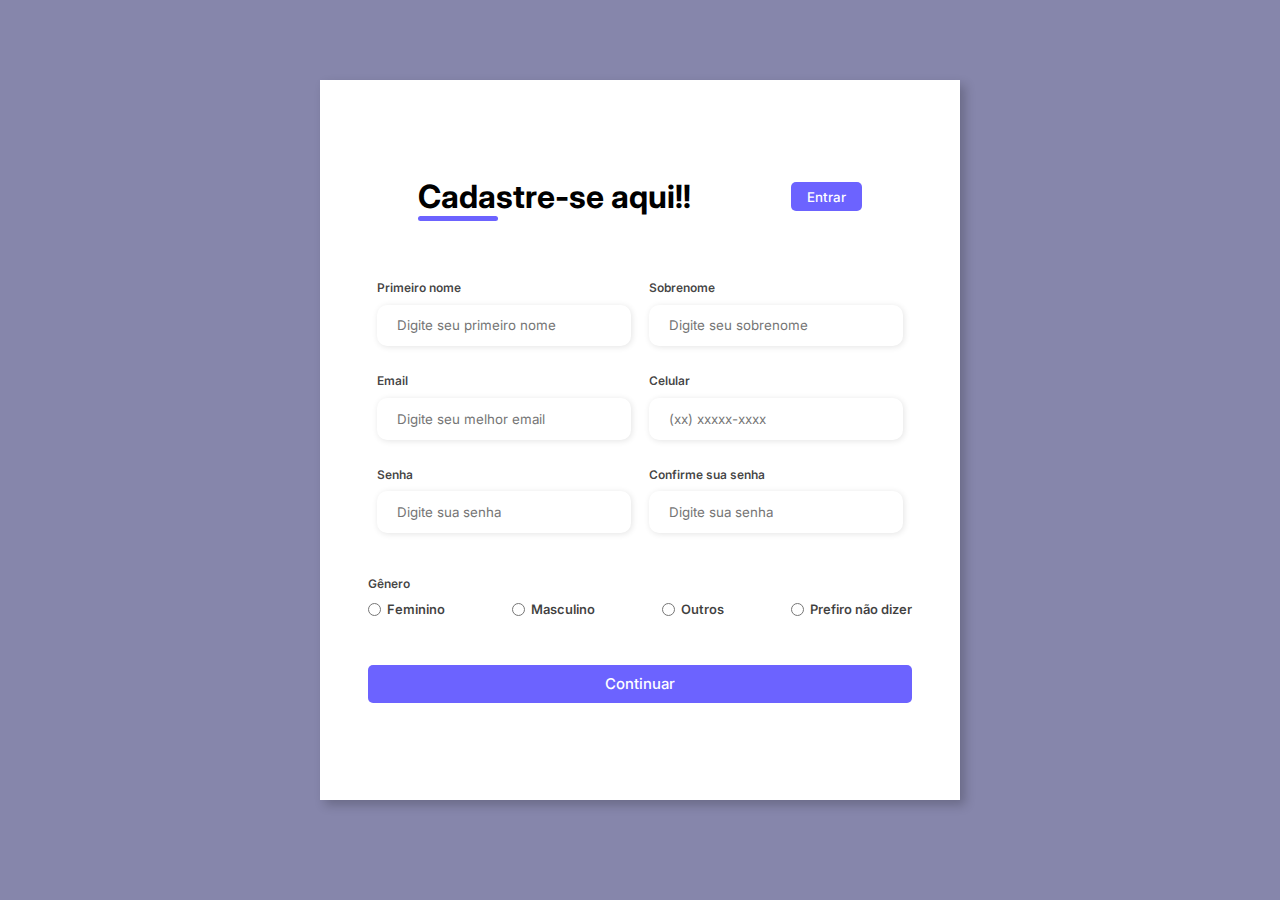
<file: pages/cadastros/index.html>
<!DOCTYPE html>
<html lang="pt-BR">
  <head>
    <meta charset="UTF-8" />
    <meta http-equiv="X-UA-Compatible" content="IE=edge" />
    <meta name="viewport" content="width=device-width, initial-scale=1.0" />
    <link rel="stylesheet" href="style.css" />
    <title>Cadastro</title>
  </head>
  <body>
    <div class="container">
      <div class="form-image">
        <img src="/animation/welcome.svg" alt="Bem-vindo!" />
      </div>
      <div class="form">
        <form action="#">
          <div class="form-header">
            <div class="title">
              <h1>Cadastre-se aqui!!</h1>
            </div>
            <div class="login-button">
              <button><a href="/pages/login/index.html">Entrar</a></button>
            </div>
          </div>
          <div class="input-group">
            <div class="input-box">
              <!--PRIMEIRO NOME-->
              <label for="firstname">Primeiro nome</label>
              <input
                id="firstname"
                type="text"
                name="firstname"
                placeholder="Digite seu primeiro nome"
                required
              />
            </div>

            <div class="input-box">
              <!--SOBRENOME NOME-->
              <label for="lastname">Sobrenome</label>
              <input
                id="sobrename"
                type="text"
                name="lastname"
                placeholder="Digite seu sobrenome"
                required
              />
            </div>

            <div class="input-box">
              <!--EMAIL NOME-->
              <label for="email">Email</label>
              <input
                id="email"
                type="email"
                name="email"
                placeholder="Digite seu melhor email"
                required
              />
            </div>

            <div class="input-box">
              <label for="number">Celular</label>
              <input
                id="number"
                type="tel"
                name="number"
                placeholder="(xx) xxxxx-xxxx"
                required
              />
            </div>

            <div class="input-box">
              <label for="password">Senha</label>
              <input
                id="password"
                type="password"
                name="password"
                placeholder="Digite sua senha"
                required
              />
            </div>

            <div class="input-box">
              <label for="password">Confirme sua senha</label>
              <input
                id="password"
                type="password"
                name="Confirmpassword"
                placeholder="Digite sua senha"
                required
              />
            </div>
          </div>

          <div class="gender-inputs">
            <div class="gender-title">
              <h6>Gênero</h6>
            </div>
            <div class="gender-group">
              <div class="gender-input">
                <input type="radio" name="female" id="gender" />
                <label for="female">Feminino</label>
              </div>

              <div class="gender-input">
                <input type="radio" name="male" id="gender" />
                <label for="male">Masculino</label>
              </div>

              <div class="gender-input">
                <input type="radio" name="others" id="gender" />
                <label for="others">Outros</label>
              </div>

              <div class="gender-input">
                <input type="radio" name="none" id="gender" />
                <label for="none">Prefiro não dizer</label>
              </div>
            </div>
          </div>

          <div class="continue-button">
            <button><a href="#">Continuar</a></button>
          </div>
        </form>
      </div>
    </div>
  </body>
</html>
</file>
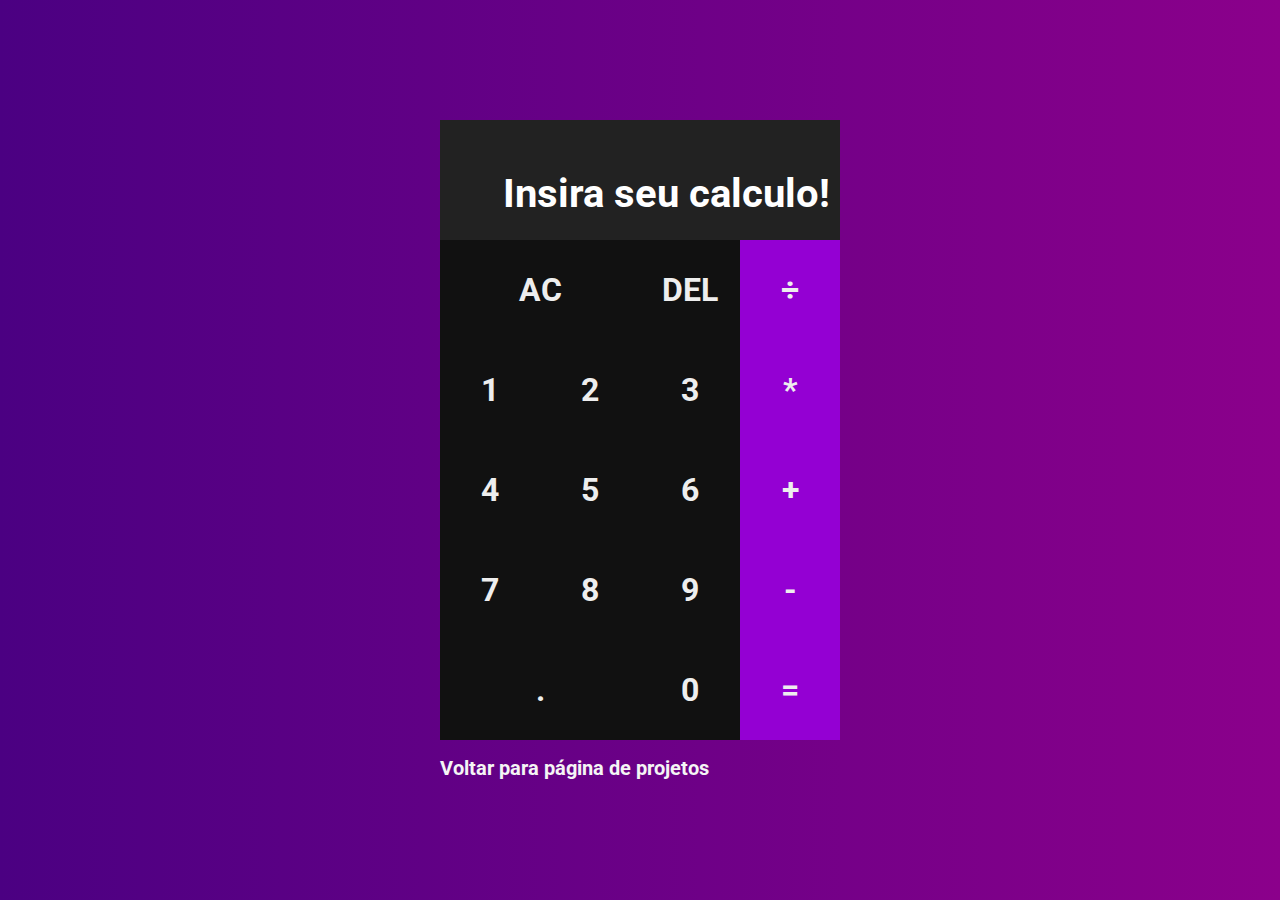
<file: pages/calculadora/index.html>
<!DOCTYPE html>
<html lang="pt-BR">
<head>
    <meta charset="UTF-8">
    <meta http-equiv="X-UA-Compatible" content="IE=edge">
    <meta name="viewport" content="width=device-width, initial-scale=1.0">
    <title>Calculadora</title>
    <link rel="stylesheet" href="style.css">
    <link rel="preconnect" href="https://fonts.googleapis.com">
    <link rel="preconnect" href="https://fonts.gstatic.com" crossorigin>
    <link href="https://fonts.googleapis.com/css2?family=Benne&family=Roboto+Condensed&family=Roboto:wght@400;500;700&family=Source+Sans+Pro:wght@200&display=swap" rel="stylesheet">
</head>
<body>
    <div class="grid-container">
        <div class="output">
            <div data-previous-operand class="previous-operand"></div>
            <div data-current-operand class="current-operand">Insira seu calculo!</div>
        </div>
        <button data-all-clear class="span-two">AC</button>
        <button data-delete>DEL</button>
        <button data-operator class="operator">÷</button>
        <button data-number>1</button>
        <button data-number>2</button>
        <button data-number>3</button>
        <button data-operator class="operator">*</button>
        <button data-number>4</button>
        <button data-number>5</button>
        <button data-number>6</button>
        <button data-operator class="operator">+</button>
        <button data-number>7</button>
        <button data-number>8</button>
        <button data-number>9</button>
        <button data-operator class="operator">-</button>
        <button data-number class="span-two">.</button>
        <button data-number>0</button>
        <button data-equals class="operator">=</button>
        <a href="../projetos/index.html">Voltar para página de projetos</a>
    </div>
    
    <script src="script.js"></script>
</body>
</html>
</file>
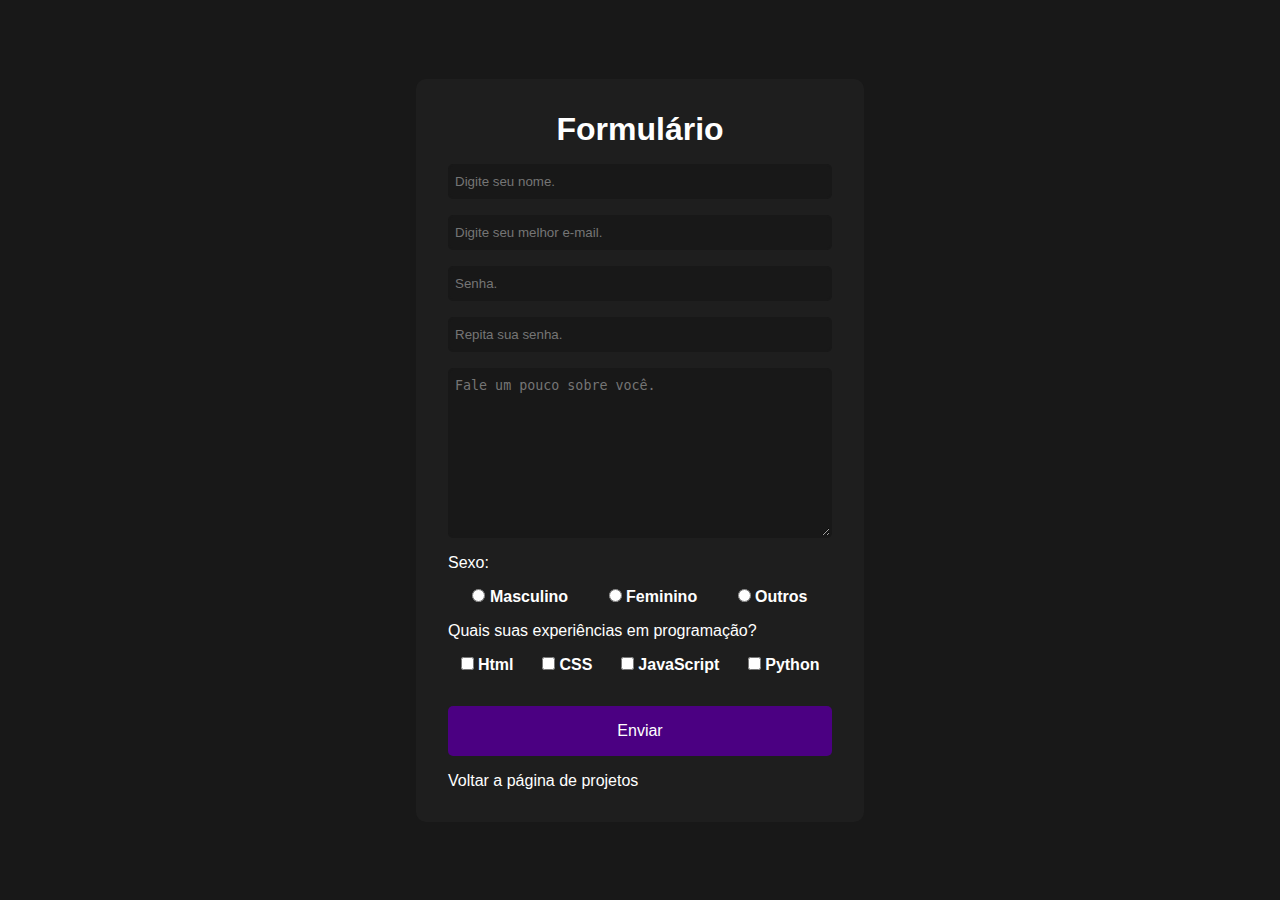
<file: pages/formulario/index.html>
<!DOCTYPE html>
<html lang="pt-BR">
<head>
    <meta charset="UTF-8">
    <meta http-equiv="X-UA-Compatible" content="IE=edge">
    <meta name="viewport" content="width=device-width, initial-scale=1.0">
    <link rel="stylesheet" href="style.css">
    <title>Formulário</title>
</head>
<body>
    <div class="content">
        <h1>Formulário</h1>
        <form id="form">
            <div>
                <input type="text" placeholder="Digite seu nome." class="inputs required" id="name" oninput="nameValidate()">
                <span class="span-required">Nome deve ter no mínimo 3 caracteres</span>
            </div>
            <div>
                <input type="email" placeholder="Digite seu melhor e-mail." class="inputs required" oninput="emailValidate()">
                <span class="span-required">Digite um e-mail válido</span>
            </div>
            <div>
                <input type="password" placeholder="Senha." class="inputs required" oninput="mainPasswordValidate()">
                <span class="span-required">Digite uma senha com no mínimo 8 caracteres</span>
            </div>
            <div>
                <input type="password" placeholder="Repita sua senha." class="inputs required" oninput="comparePassword()">
                <span class="span-required">As senhas devem ser iguais</span>
            </div>
            <textarea class="inputs" name="descricao" id="descricao" cols="25" rows="10" placeholder="Fale um pouco sobre você."></textarea>
            <p>Sexo:</p>
            <div class="box-select">
                <div>
                    <input type="radio" value="m" id="m" name="sexo">
                    <label for="m">Masculino</label>
                </div>
                <div>
                    <input type="radio" value="f" id="f" name="sexo">
                    <label for="f">Feminino</label>
                </div>
                <div>
                    <input type="radio" value="o" id="o" name="sexo">
                    <label for="o">Outros</label>
                </div>
            </div>
            <p>Quais suas experiências em programação?</p>
            <div class="box-select">
                <div>
                    <input type="checkbox" value="html" id="html" name="experiencias">
                    <label for="html">Html</label>
                </div>
                <div>
                    <input type="checkbox" value="css" id="css" name="experiencias">
                    <label for="css">CSS</label>
                </div>
                <div>
                    <input type="checkbox" value="js" id="js" name="experiencias">
                    <label for="js">JavaScript</label>
                </div>
                <div>
                    <input type="checkbox" value="python" id="python" name="experiencias">
                    <label for="python">Python</label>
                </div>
            </div>
            <button type="submit">Enviar</button>
            <p><a href="../projetos/index.html"> Voltar a página de projetos</a></p>
        </form>
    </div>
</body>
<script src="script.js"></script> <!--SEMPRE BOTAR A TAG 'SCRIPT' NO FINAL DO HTML :) -->
</html>
</file>
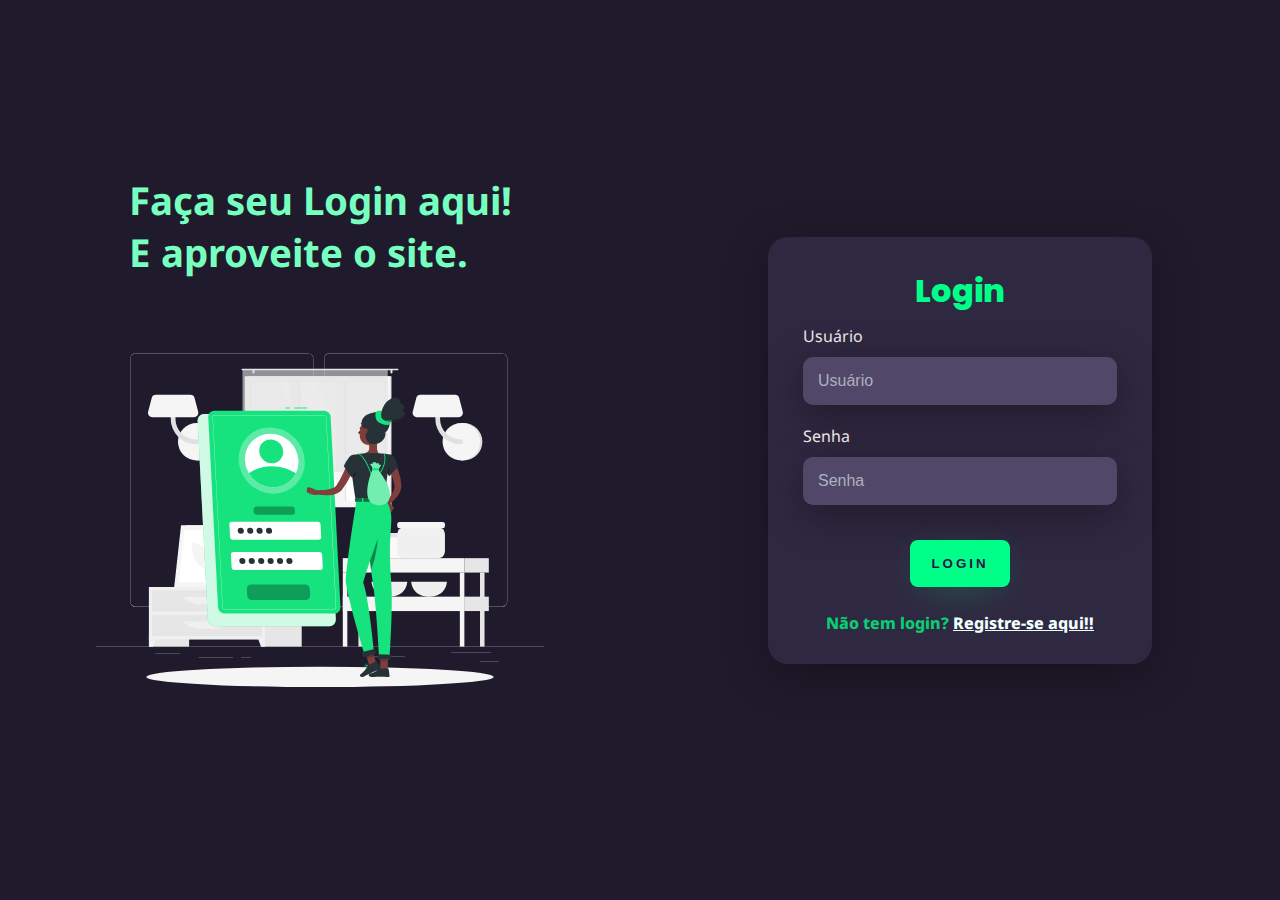
<file: pages/login/index.html>
<!DOCTYPE html>
<html lang="pt-BR">
  <head>
    <meta charset="UTF-8" />
    <meta http-equiv="X-UA-Compatible" content="IE=edge" />
    <meta name="viewport" content="width=device-width, initial-scale=1.0" />
    <link rel="stylesheet" href="style.css">
    <title>Login</title>
  </head>
  <body>
    <div class="main-login">
      <div class="left-login">
        <h1>Faça seu Login aqui!<br />E aproveite o site.</h1>
        <img src="/animation/login.svg" class="left-login-image" alt="Animation">
        <!--<img src="/img/funny-box-cat-names.jpg" alt="" />-->
      </div>
      <div class="right-login">
        <div class="card-login">
            <h1>Login</h1>
          <div class="textfield">
            <label for="usuario">Usuário</label>
            <input type="text" name="usuario" placeholder="Usuário" />
          </div>
          <div class="textfield">
            <label for="senha">Senha</label>
            <input type="password" name="senha" placeholder="Senha" />
          </div>
          <button class="btn-login">Login</button>
          <p>Não tem login? <a href="/pages/cadastros/index.html">Registre-se aqui!!</a></p>
        </div>
      </div>
    </div>
  </body>
</html>
</file>
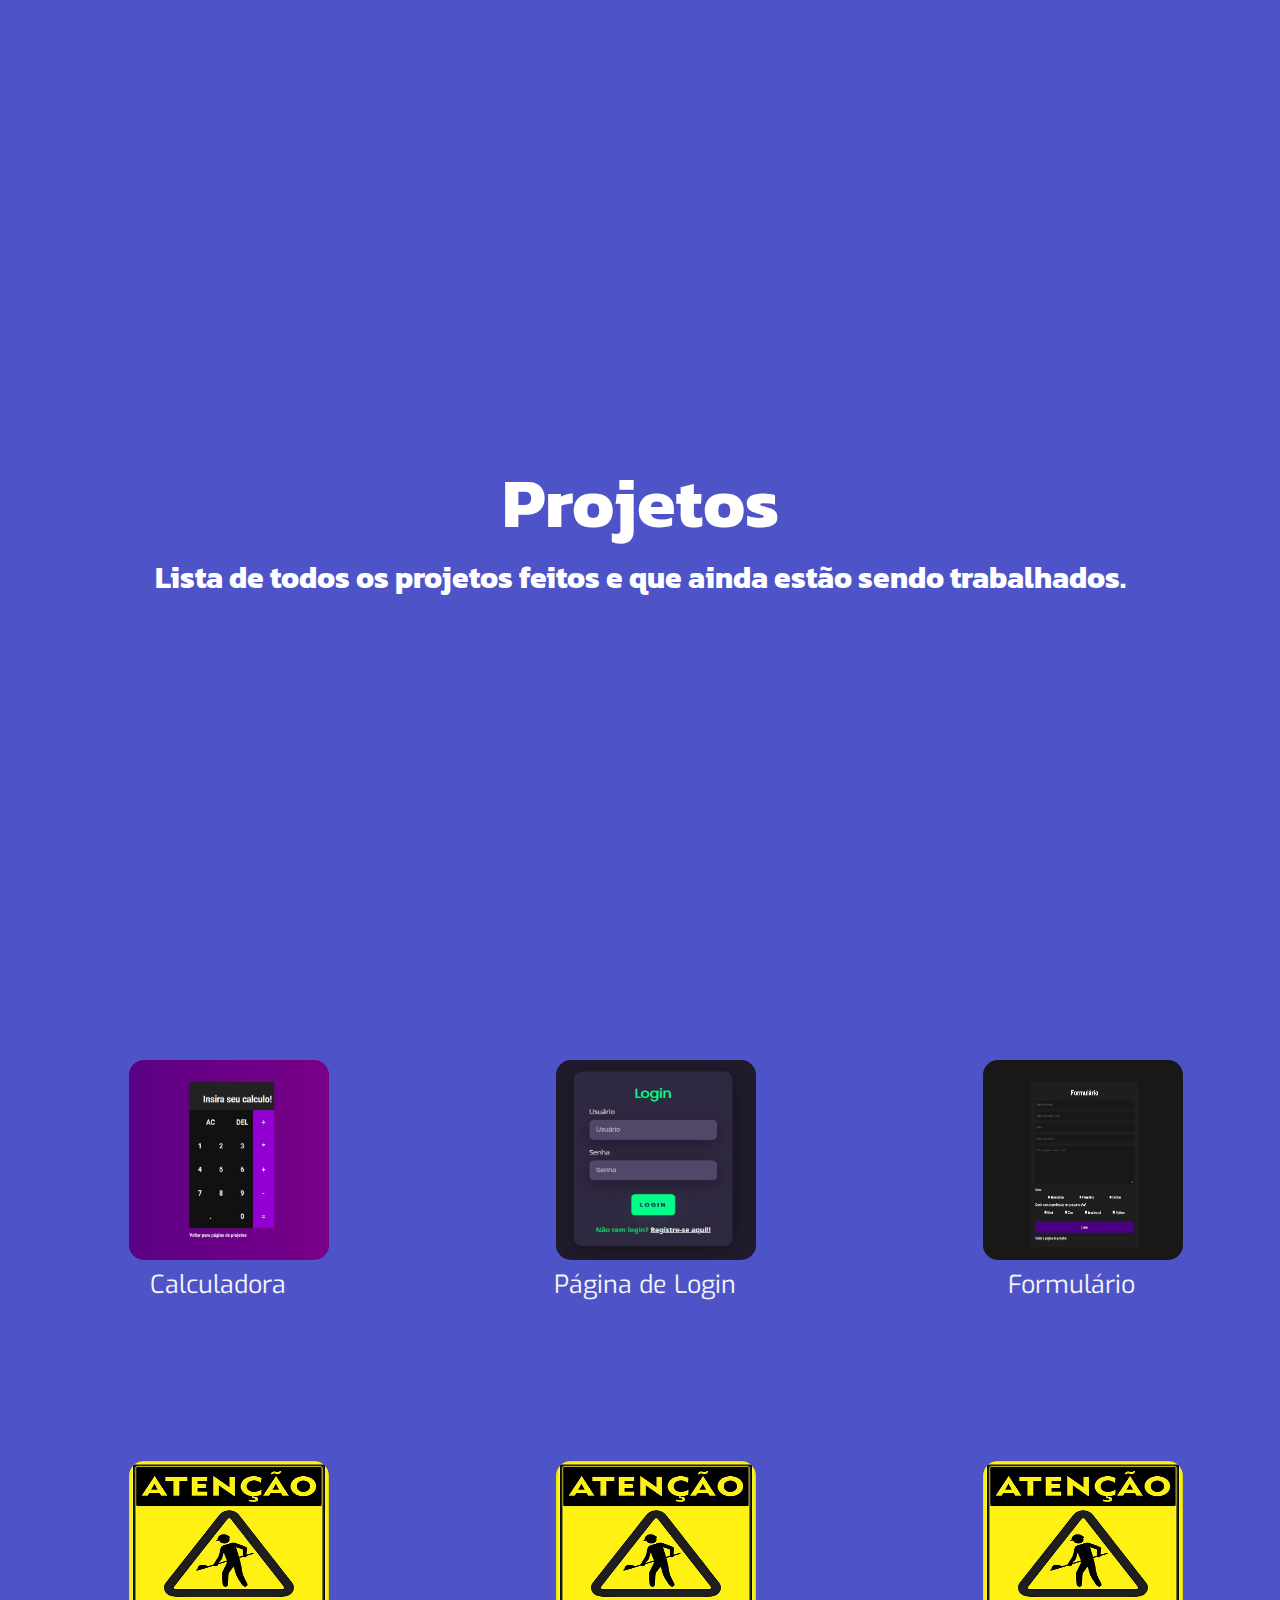
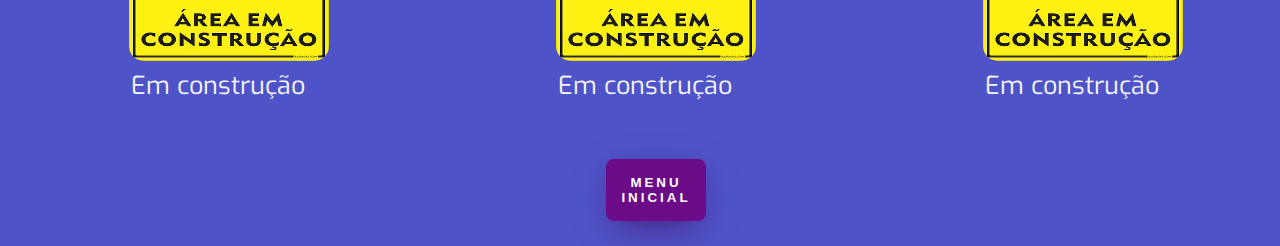
<file: pages/projetos/index.html>
<!DOCTYPE html>
<html lang="en">
  <head>
    <meta charset="UTF-8" />
    <meta http-equiv="X-UA-Compatible" content="IE=edge" />
    <meta name="viewport" content="width=device-width, initial-scale=1.0" />
    <title>Projetos</title>
    <link rel="stylesheet" href="style.css" />
    <link rel="stylesheet" href="https://samuelmaxi.github.io/Portfolio/pages/projetos/style.css" />
  </head>
  <body>
    <header>
      <div class="context">
        <h1>Projetos</h1>
        <h3>
          Lista de todos os projetos feitos e que ainda estão sendo trabalhados.
        </h3>
      </div>

      <div class="area">
        <ul class="circles">
          <li></li>
          <li></li>
          <li></li>
          <li></li>
          <li></li>
          <li></li>
          <li></li>
          <li></li>
          <li></li>
          <li></li>
        </ul>
      </div>
    </header>
    <main>
      <div class="menu-projetos">
        <div class="item">
          <a href="../../pages/formulario/index.html">
            <img
              class="img"
              src="/img/Formulario_img.jpeg"
              alt="Formulario_img"
            />
            <p>Formulário</p>
          </a>
        </div>
        <div class="item">
          <a href="../../pages/login/index.html">
            <img class="img" src="/img/Login_img.jpeg" alt="LoginPage_img" />
            <p>Página de Login</p></a
          >
        </div>
        <div class="item">
          <a href="../../pages/calculadora/index.html">
            <img
              class="img"
              src="/img/Calculadora_img.jpeg"
              alt="Calculadora_img"
            />
            <p>Calculadora</p>
          </a>
        </div>
      </div>
      <div class="menu-projetos">
        <div class="item">
          <!-- EM CONSTRUÇÃO-->
          <a href="">
            <img class="img" src="/img/Placa_img.png" alt="Placa_img" />
            <p>Em construção</p>
          </a>
        </div>
        <div class="item">
          <!-- EM CONSTRUÇÃO-->
          <a href="">
            <img class="img" src="/img/Placa_img.png" alt="Placa_img" />
            <p>Em construção</p>
          </a>
        </div>
        <div class="item">
          <!-- EM CONSTRUÇÃO-->
          <a href="">
            <img class="img" src="/img/Placa_img.png" alt="Placa_img" />
            <p>Em construção</p>
          </a>
        </div>
      </div>
      <div class="botao">
        <a href="/index.html"
          ><button class="btn-pi">Menu<br />inicial</button></a
        >
      </div>
    </main>
  </body>
</html>
</file>
<file: pages/cadastros/style.css>
@import url("https://fonts.googleapis.com/css2?family=Hubballi&family=Inter:wght@300;400;600;700&display=swap");

* {
  padding: 0;
  margin: 0;
  block-size: border-box;
  font-family: "Inter", sans-serif;
}

body {
  width: 100%;
  height: 100%;
  display: flex;
  justify-content: center;
  align-items: center;
  background: #01014e79;
}

.container {
  width: 80%;
  height: 80vh;
  margin-top: 5rem;
  display: flex;
  box-shadow: 5px 5px 10px rgba(0, 0, 0, 0.212);
  flex-direction: row;
}

.form-image {
  width: 50%;
  display: flex;
  justify-content: center;
  align-items: center;
  background-color: #fde3a7d7;
  padding: 1rem;
}

.form-image img {
  width: 31rem;
}

.form {
  width: 50%;
  display: flex;
  justify-content: center;
  align-items: center;
  flex-direction: column;
  background-color: #fff;
  padding: 3rem;
}

.form-header {
  margin-bottom: 3rem;
  display: flex;
  justify-content: space-around;
}

.login-button {
  display: flex;
  align-items: center;
}

.login-button button {
  border: none;
  background-color: #6c63ff;
  padding: 0.4rem 1rem;
  border-radius: 5px;
  cursor: pointer;
}

.login-button button:hover {
  background-color: #706bdbf1;
}

.login-button button a {
  text-decoration: none;
  font-weight: 500;
  color: #fff;
}

.form-header h1::after {
  content: "";
  display: block;
  width: 5rem;
  height: 0.3rem;
  background-color: #6c63ff;
  margin: 0 auto;
  position: absolute;
  border-radius: 10px;
}

.input-group {
  display: flex;
  flex-wrap: wrap;
  justify-content: space-around;
  padding: 1rem 0;
}

.input-box {
  display: flex;
  flex-direction: column;
  margin-bottom: 1.1rem;
}

.input-box input {
  margin: 0.6rem 0;
  padding: 0.8rem 1.2rem;
  border: none;
  border-radius: 10px;
  box-shadow: 1px 1px 6px #0000001c;
}

.input-box input:hover {
  background-color: #eeeeee75;
}

.input-box input:focus-visible {
  outline: 1px solid #6c63ff;
}

.input-box label,
.gender-title h6 {
  font-size: 0.75rem;
  font-weight: 600;
  color: #000000be;
}

.input::placeholder {
  color: #000000be;
}

.gender-group {
  display: flex;
  justify-content: space-between;
  margin-top: 0.62rem;
  padding: 0 0 0.5rem;
}

.gender-input {
  display: flex;
  align-items: center;
}

.gender-input input {
  margin-right: 0.35rem;
}

.gender-input label {
  font-size: 0.81rem;
  font-weight: 600;
  color: #000000c0;
}

.continue-button button {
  width: 100%;
  margin-top: 2.5rem;
  border: none;
  background-color: #6c63ff;
  padding: 0.62rem;
  border-radius: 5px;
  cursor: pointer;
}

.continue-button button:hover {
  background-color: #706bdbf1;
}

.continue-button button a {
  text-decoration: none;
  font-size: 0.93rem;
  font-weight: 500;
  color: #fff;
}

@media screen and (max-width: 1330px) {
  .form-image {
    display: none;
  }

  .container {
    width: 50%;
  }

  .form {
    width: 100%;
  }
}

@media screen and (max-width: 1064px) {
  .container {
    width: 90%;
    height: auto;
  }

  .input-group {
    flex-direction: column;
    overflow-y: scroll;
    flex-wrap: nowrap;
    max-height: 10rem;
    padding-right: 5rem;
  }

  .gender-input {
    margin-top: 2rem;
  }

  .gender-group {
    flex-direction: column;
  }

  .gender-input {
    margin-top: 0.5rem;
  }
}
</file>
<file: pages/calculadora/style.css>
*{
    box-sizing: border-box;
    font-family: 'Roboto', sans-serif;
    font-weight: bold;
    margin: 0;
    padding: 0;
}

body{
    background: linear-gradient(to right, #4B0082, #8B008B);
}

a{
    text-decoration: none;
    color: whitesmoke;
    font-size: 20px;
    margin-left: auto;
    margin-top: 1rem;
    white-space: nowrap;
}

.grid-container{
    display: grid;
    justify-content: center;
    align-content: center;
    min-height: 100vh;
    grid-template-columns: repeat(4, 100px);
    grid-template-rows: minmax(120px, auto) repeat(5, 100px);
}

.grid-container > button{
    cursor: pointer;
    font-size: 2rem;
    border: none;
    outline: none;
    background-color: #111;
    color: #eee;
}

.grid-container > button:hover{
    background-color: #eee;
    color: #111;
}

.grid-container > .operator{
    background: #9400D3;
}

.span-two{
    grid-column: span 2;
}

.grid-container > .output{
    grid-column: 1/-1;
    background: #222;
    display: flex;
    flex-direction: column;
    align-items: flex-end;
    justify-content: space-around;
    padding: 10px;
    word-wrap: break-word;
    word-break: break-all;
}

.grid-container > .output > .previous-operand{
    color: rgba(255, 255, 255, 0.75);
    font-size: 1.5rem;
}

.grid-container > .output > .current-operand{
    color: white;
    font-size: 2.5rem;
}
</file>
<file: pages/formulario/style.css>
:root{
    --color-white: #fff;
    --color-red: #e63636;
    --color-dark1: #181818;
    --color-dark2: #1e1e1e;
    --color-purple: #9333ff;
    --color-purple2: indigo;
}

*{
    margin: 0;
    padding: 0;
}

body{
    font-family: Arial, Helvetica, sans-serif;
    background-color: var(--color-dark1);
    color: var(--color-white);
    display: flex;
    justify-content: center;
    align-items: center;
    height: 100vh;
}

.content{
    background-color: var(--color-dark2);
    padding: 2rem;
    border-radius: 10px;
    min-width: 30%;
    overflow: auto;
}

h1{
    margin-bottom: 1rem;
    text-align: center;
}

.content form{
    display: flex;
    flex-direction: column;
    gap: 1rem;
}

.span-required{
    font-size: 12px;
    margin: 3px 0 0 1px;
    color: var(--color-red);
    display: none;
}

.inputs{
    padding: 8px 5px;
    outline: none;
    border-radius: 5px;
    background-color: var(--color-dark1);
    border: 2px solid var(--color-dark1);
    color: var(--color-white);
    width: 100%;
    box-sizing: border-box;
    transition: .3s;
}

.inputs:focus{
    border-color: var(--color-purple);
}

.box-select{
    display: flex;
    justify-content:  space-evenly;
    font-weight: bold;
    gap: 1rem;
}

button[type="submit"]{
    padding: 1rem;
    font-size: 1rem;
    outline: none;
    border: none;
    border-radius: 5px;
    margin-top: 1rem;
    background-color:indigo;
    color: var(--color-white);
    cursor: pointer;
    transition: .3s;
}

button[type= "submit"]:hover{
    background-color: var(--color-purple);
}

a{
    color:white;
    text-decoration: none;
}

@media screen and (max-width: 576px){
    .box-select{
        flex-direction: column;
        gap: 5px;
    }
}
</file>
<file: pages/login/style.css>
@import url("https://fonts.googleapis.com/css2?family=Benne&family=Poppins:wght@300;400&family=Roboto+Condensed&family=Roboto:wght@400;500;700&display=swap");
@import url("https://fonts.googleapis.com/css2?family=Noto+Sans:wght@400;700&display=swap");
@import url("https://fonts.googleapis.com/css2?family=Noto+Sans:ital,wght@0,400;0,700;1,600&display=swap");

body {
  margin: 0;
  font-family: "Noto Sans", sans-serif;
}

body * {
  box-sizing: border-box;
}

p {
  color: #0ace73;
  font-weight: 800;
  margin: 0;
  font-family: "Noto Sans", sans-serif;
  white-space: nowrap;
}

a {
  font-family: "Noto Sans", sans-serif;
  color: azure;
}

.main-login {
  width: 100vw;
  height: 100vh;
  background: #201b2c;
  display: flex;
  justify-content: center;
  align-items: center;
}

.left-login {
  width: 50vw;
  height: 100vh;
  display: flex;
  flex-direction: column;
  justify-content: center;
  align-items: center;
}

.left-login > h1 {
  color: #77ffc0;
  font-size: 3vw;
}

.left-login-image {
  width: 35vw;
}

.right-login {
  width: 50vw;
  height: 100vh;
  display: flex;
  justify-content: center;
  align-items: center;
}

.card-login {
  width: 60%;
  display: flex;
  justify-content: center;
  align-items: center;
  flex-direction: column;
  padding: 30px 35px;
  background: #2f2841;
  border-radius: 20px;
  box-shadow: 0px 10px 40px #00000056;
}

.card-login > h1 {
  color: #00ff88;
  font-weight: 800;
  margin: 0;
  font-family: "Poppins", sans-serif;
}

.textfield {
  width: 100%;
  display: flex;
  flex-direction: column;
  align-items: flex-start;
  justify-content: center;
  margin: 10px 0px;
}

.textfield > input {
  width: 100%;
  border: none;
  border-radius: 10px;
  padding: 15px;
  background: #514869;
  color: #f0ffffde;
  font-size: 12pt;
  box-shadow: 0px 10px 40px #00000056;
  outline: none;
  box-sizing: border-box;
}

.textfield > label {
  color: rgb(243, 232, 232);
  margin-bottom: 10px;
}

.textfield > input::placeholder {
  color: #f0ffff94;
}

.btn-login {
  width: 100px;
  padding: 16px 0px;
  margin: 25px;
  border: none;
  border-radius: 8px;
  outline: none;
  text-transform: uppercase;
  font-weight: 800;
  letter-spacing: 3px;
  color: #2b1447;
  background: #00ff88;
  cursor: pointer;
  box-shadow: 0px 10px 40px -12px #00ff8052;
}

@media only screen and (max-width: 950px) {
  .card-login {
    width: 85%;
  }
}

@media only screen and (max-width: 600px) {
  .main-login {
    flex-direction: column;
  }
  .left-login > h1 {
    display: none;
  }
  .left-login {
    width: 100%;
    height: auto;
  }
  .right-login {
    width: 100%;
    height: auto;
  }

  .left-login-image {
    width: 50vw;
  }

  .card-login {
    width: 90%;
  }
}
</file>
<file: pages/projetos/style.css>
@import url("https://fonts.googleapis.com/css?family=Exo:400,700");
@import url("https://fonts.googleapis.com/css2?family=Kanit&display=swap");

* {
  margin: 0;
  padding: 0;
  box-sizing: border-box;
  text-decoration: none;
}

body {
  font-family: "Exo", sans-serif;
  margin: 0px;
  padding: 0px;
}

.context {
  width: 100%;
  position: absolute;
  top: 50vh;
}

.context h1 {
  font-family: "Kanit", sans-serif;
  text-align: center;
  color: #fff;
  font-size: 70px;
}
.context h3 {
  font-family: "Kanit", sans-serif;
  text-align: center;
  color: #fff;
  font-size: 30px;
}
main {
  background: #4e54c8;
}

.btn {
  display: grid;
  justify-content: center;
  align-content: center;
  line-height: 1.75;
  min-height: 100vh;
  grid-template-columns: repeat(4, 100px);
  grid-template-rows: minmax(120px, auto) repeat(5, 100px);
}

.btn-pi {
  width: 100px;
  padding: 16px 0px;
  margin: 25px;
  border: none;
  border-radius: 8px;
  outline: none;
  text-transform: uppercase;
  text-align: center;
  font-weight: 800;
  letter-spacing: 3px;
  color: #fff;
  background: #6b0b88;
  cursor: pointer;
  box-shadow: 0px 10px 40px -12px #48055c;
}
.botao {
  display: flex;
  justify-content: center;
}

a {
  text-decoration: none;
  color: whitesmoke;
  font-size: 25px;
  margin-top: 2rem;
  margin-left: 2rem;
  white-space: nowrap;
}

p {
  text-align: center;
  padding-left: 10px;
}

.menu-projetos {
  display: flex;
  justify-content: center;
  flex-direction: row-reverse;
}

.item {
  text-align: center;
  flex-grow: 2;
  margin-top: 10rem;
}

.img {
  max-width: 200px;
  max-height: 200px;
  min-height: 200px;
  min-width: 200px;
  width: auto;
  height: auto;
  border-radius: 15px;
}

.area {
  background: #4e54c8;
  background: -webkit-linear-gradient(to left, #8f94fb, #4e54c8);
  width: 100%;
  height: 100vh;
}
.circles {
  position: absolute;
  top: 0;
  left: 0;
  width: 100%;
  height: 100%;
  overflow: hidden;
}

.circles li {
  position: absolute;
  display: block;
  list-style: none;
  width: 20px;
  height: 20px;
  background: rgba(255, 255, 255, 0.2);
  animation: animate 25s linear infinite;
  bottom: -150px;
}

.circles li:nth-child(1) {
  left: 25%;
  width: 80px;
  height: 80px;
  animation-delay: 0s;
}

.circles li:nth-child(2) {
  left: 10%;
  width: 20px;
  height: 20px;
  animation-delay: 2s;
  animation-duration: 12s;
}

.circles li:nth-child(3) {
  left: 70%;
  width: 20px;
  height: 20px;
  animation-delay: 4s;
}

.circles li:nth-child(4) {
  left: 40%;
  width: 60px;
  height: 60px;
  animation-delay: 0s;
  animation-duration: 18s;
}

.circles li:nth-child(5) {
  left: 65%;
  width: 20px;
  height: 20px;
  animation-delay: 0s;
}

.circles li:nth-child(6) {
  left: 75%;
  width: 110px;
  height: 110px;
  animation-delay: 3s;
}

.circles li:nth-child(7) {
  left: 35%;
  width: 150px;
  height: 150px;
  animation-delay: 7s;
}

.circles li:nth-child(8) {
  left: 50%;
  width: 25px;
  height: 25px;
  animation-delay: 15s;
  animation-duration: 45s;
}

.circles li:nth-child(9) {
  left: 20%;
  width: 15px;
  height: 15px;
  animation-delay: 2s;
  animation-duration: 35s;
}

.circles li:nth-child(10) {
  left: 85%;
  width: 150px;
  height: 150px;
  animation-delay: 0s;
  animation-duration: 11s;
}

@keyframes animate {
  0% {
    transform: translateY(0) rotate(0deg);
    opacity: 1;
    border-radius: 0;
  }

  100% {
    transform: translateY(-1000px) rotate(720deg);
    opacity: 0;
    border-radius: 50%;
  }
}
</file>
